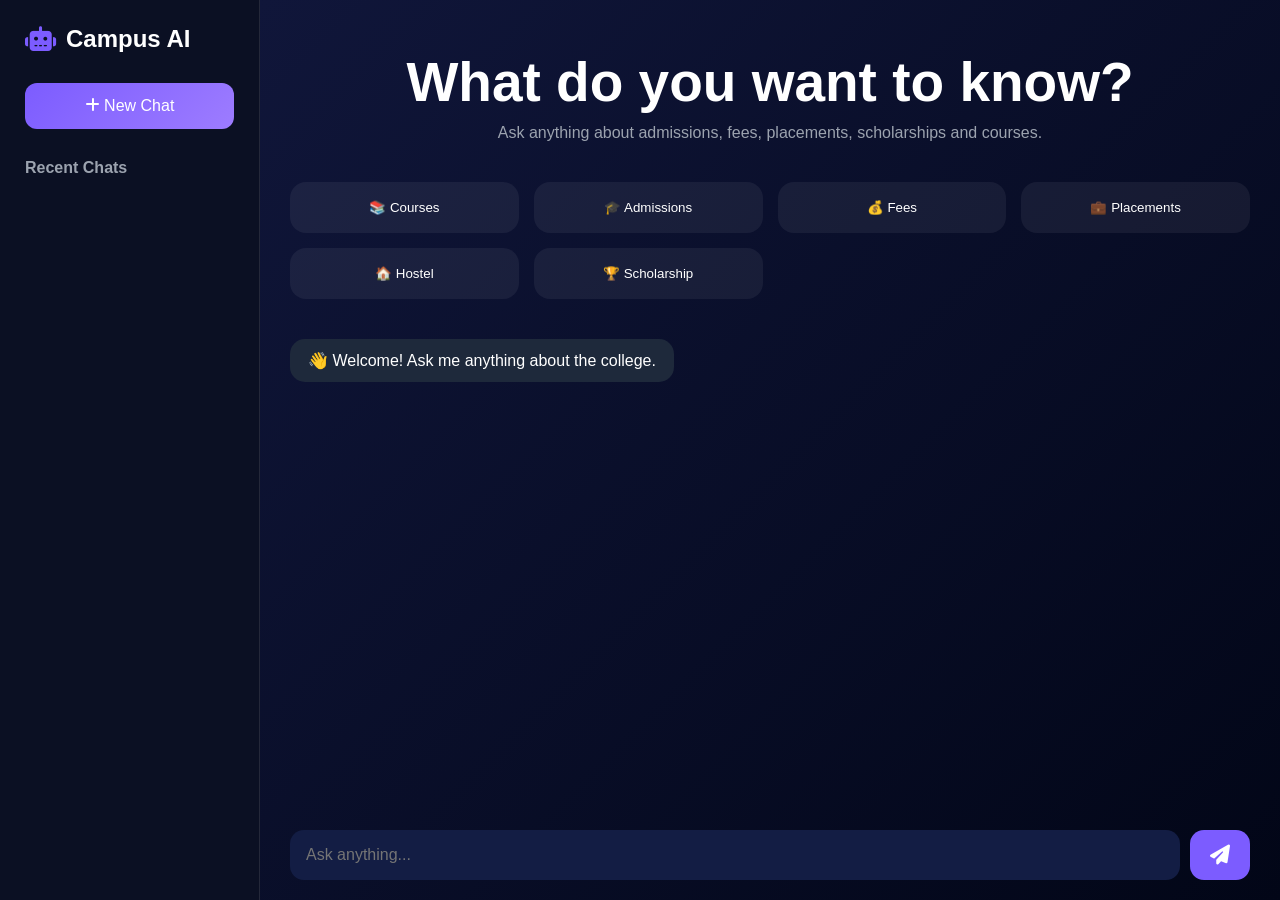
<file: Task2/index.html>
<!DOCTYPE html>
<html lang="en">
<head>
<meta charset="UTF-8">
<meta name="viewport" content="width=device-width, initial-scale=1.0">
<title>Campus Guide AI</title>

<link rel="stylesheet" href="style.css">
<link rel="stylesheet"
href="https://cdnjs.cloudflare.com/ajax/libs/font-awesome/6.5.1/css/all.min.css">
</head>

<body>

<div class="container">

    <aside class="sidebar">

        <div class="logo">
            <i class="fas fa-robot"></i>
            <h2>Campus AI</h2>
        </div>

        <button id="newChat" class="new-chat">
            <i class="fas fa-plus"></i> New Chat
        </button>

        <div class="history">
            <h4>Recent Chats</h4>
            <ul id="history"></ul>
        </div>

    </aside>

    <main class="chat-section">

        <div class="hero">
            <h1>What do you want to know?</h1>
            <p>
                Ask anything about admissions, fees,
                placements, scholarships and courses.
            </p>
        </div>

        <div class="faq-grid">

            <button class="faq-btn" data-topic="courses">
                📚 Courses
            </button>

            <button class="faq-btn" data-topic="admission">
                🎓 Admissions
            </button>

            <button class="faq-btn" data-topic="fees">
                💰 Fees
            </button>

            <button class="faq-btn" data-topic="placements">
                💼 Placements
            </button>

            <button class="faq-btn" data-topic="hostel">
                🏠 Hostel
            </button>

            <button class="faq-btn" data-topic="scholarship">
                🏆 Scholarship
            </button>

        </div>

        <div class="chat-box" id="chatBox">

            <div class="bot-msg">
                👋 Welcome! Ask me anything about the college.
            </div>

        </div>

        <div class="input-area">

            <input
            type="text"
            id="userInput"
            placeholder="Ask anything...">

            <button id="sendBtn">
                <i class="fas fa-paper-plane"></i>
            </button>

        </div>

    </main>

</div>

<script src="script.js"></script>

</body>
</html>
</file>
<file: Task2/style.css>
*{
margin:0;
padding:0;
box-sizing:border-box;
font-family:'Segoe UI',sans-serif;
}

body{
height:100vh;
background:#050816;
overflow:hidden;
}

.container{
display:flex;
height:100vh;
}

/* Sidebar */

.sidebar{
width:260px;
background:#0b1023;
padding:25px;
border-right:1px solid rgba(255,255,255,.1);
}

.logo{
display:flex;
align-items:center;
gap:10px;
color:#fff;
margin-bottom:30px;
}

.logo i{
font-size:25px;
color:#7c5cff;
}

.new-chat{
width:100%;
padding:14px;
border:none;
border-radius:12px;
cursor:pointer;
background:linear-gradient(135deg,#7c5cff,#9d7cff);
color:white;
font-size:16px;
margin-bottom:30px;
}

.history h4{
color:#9ca3af;
margin-bottom:10px;
}

.history ul{
list-style:none;
color:white;
}

.history li{
padding:8px;
font-size:14px;
}

/* Main */

.chat-section{
flex:1;
display:flex;
flex-direction:column;
background:
linear-gradient(135deg,#10163a,#020617);
}

.hero{
text-align:center;
padding:50px 20px 20px;
color:white;
}

.hero h1{
font-size:55px;
margin-bottom:10px;
}

.hero p{
color:#9ca3af;
}

/* FAQ Buttons */

.faq-grid{
display:grid;
grid-template-columns:repeat(auto-fit,minmax(200px,1fr));
gap:15px;
padding:20px 30px;
}

.faq-btn{
padding:18px;
border:none;
border-radius:16px;
background:rgba(255,255,255,.06);
color:white;
cursor:pointer;
transition:.3s;
}

.faq-btn:hover{
transform:translateY(-4px);
background:#1f2a52;
}

/* Chat */

.chat-box{
flex:1;
overflow-y:auto;
padding:20px 30px;
display:flex;
flex-direction:column;
gap:15px;
}

.user-msg{
align-self:flex-end;
background:#7c5cff;
color:white;
padding:12px 18px;
border-radius:15px;
max-width:70%;
}

.bot-msg{
align-self:flex-start;
background:#1e293b;
color:white;
padding:12px 18px;
border-radius:15px;
max-width:70%;
}

/* Input */

.input-area{
display:flex;
gap:10px;
padding:20px 30px;
}

.input-area input{
flex:1;
padding:16px;
border:none;
border-radius:14px;
background:#131d44;
color:white;
font-size:16px;
outline:none;
}

.input-area button{
width:60px;
border:none;
border-radius:14px;
cursor:pointer;
background:#7c5cff;
color:white;
font-size:20px;
}
</file>
